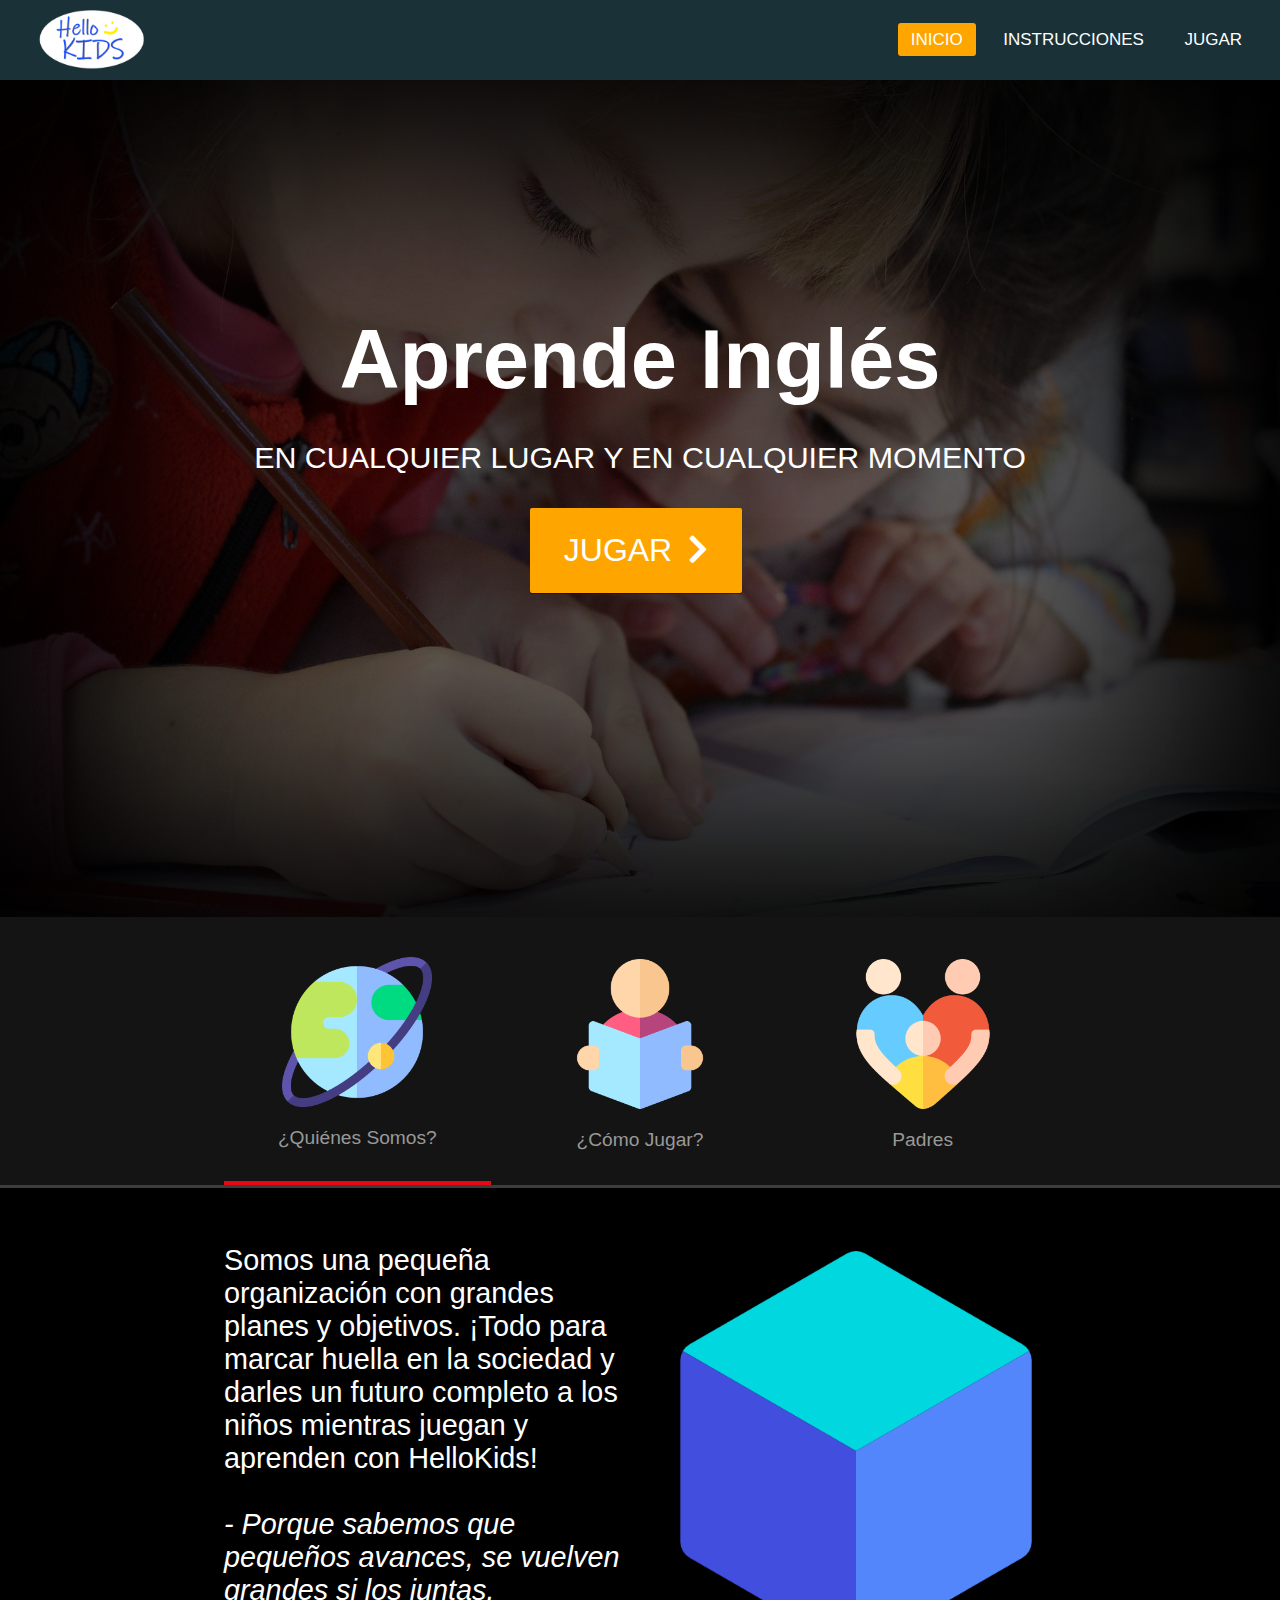
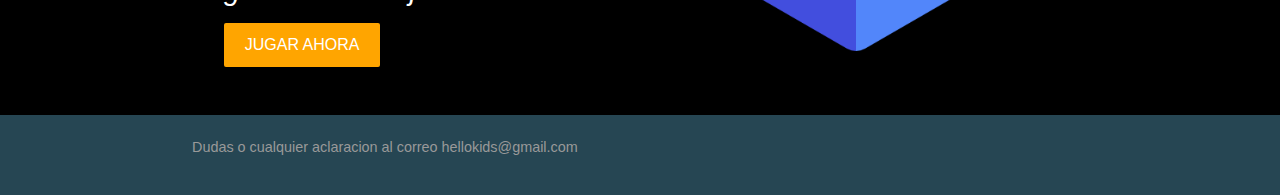
<file: index.html>
<!DOCTYPE html>
<html lang="en" >
<head>
  <meta charset="UTF-8">
  <title>HELLO KIDS</title>
  <meta name="viewport" content="width=device-width, initial-scale=1.0">
  <link rel="stylesheet" href="./style.css">
  <link rel="stylesheet" href="https://cdnjs.cloudflare.com/ajax/libs/font-awesome/5.15.3/css/all.min.css"/>
    </head>
    <body>
     <nav>
      <input type="checkbox" id="check">
      <label for="check" class="checkbtn">
        <i class="fas fa-bars"></i>
      </label>
      <img class="logo" style="width: 125px; height: 62.5px;" src="images/HK.png" alt="" />
      <ul>
        <li><a class="active" href="index.html">INICIO</a></li>
        <li><a href="index.html">INSTRUCCIONES</a></li>
        <li><a href="menutemas.html">JUGAR</a></li>
      </ul>
    </nav>
    <section></section>
</head>
<body>

<!-- partial:index.partial.html -->
<header class="showcase">
        <div class="showcase-top">
        </div>
        <div class="showcase-content">
            <h1>Aprende Inglés</h1>
            <p>En cualquier lugar y en cualquier momento</p>
            <a href="menutemas.html" class="btn btn-xl"
                >JUGAR<i class="fas fa-chevron-right btn-icon"></i
            ></a>
        </div>
    </header>
    <section class="tabs">
        <div class="container">
            <div id="tab-1" class="tab-item tab-border">
                <img style="width: 150px; height: 150px;" src="images/astronomy.png"> 
                
                <p class="hide-sm">¿Quiénes Somos?</p>
            </div>
            <div id="tab-2" class="tab-item">
                <img style="width: 150px; height: 150px;" src="images/reading-book.png"> 
                <p class="hide-sm">¿Cómo Jugar?</p>
            </div>
            <div id="tab-3" class="tab-item">
                <img style="width: 150px; height: 150px;" src="images/family.png"> 
                <p class="hide-sm">Padres</p>
            </div>
        </div>
    </section>

    <section class="tab-content">
        <div class="container">
            <!-- Tab Content 1 -->
            <div id="tab-1-content" class="tab-content-item show">
                <div class="tab-1-content-inner">
                    <div>
                        <p class="text-lg">
                            Somos una pequeña organización con grandes planes y objetivos. ¡Todo para marcar huella en la sociedad y darles un futuro completo a los niños mientras juegan y aprenden con HelloKids! <br> <br>
                            
                        <i> - Porque sabemos que pequeños avances, se vuelven grandes si los juntas.</i>
                        </p>
                        <a href="menutemas.html" class="btn btn-lg">Jugar Ahora</a>
                    </div>
                    <img src="images/cube (1).png" alt="" />
                </div>
            </div>

            <!-- Tab Content 2 ORIGINAL
            <div id="tab-2-content" class="tab-content-item">
                <div class="tab-2-content-top">
                    <p class="text-lg">
                        Watch TV shows and movies anytime, anywhere — personalized for
                        you.
                    </p>
                    <a href="#" class="btn btn-lg">Watch Free For 30 Days</a>
                </div>
                <div class="tab-2-content-bottom">
                    <div>
                        <img src="https://i.ibb.co/DpdN7Gn/tab-content-2-1.png" alt="" />
                        <p class="text-md">
                            Watch on your TV
                        </p>
                        <p class="text-dark">
                            Smart TVs, PlayStation, Xbox, Chromecast, Apple TV, Blu-ray
                            players and more.
                        </p>
                    </div>
                    <div>
                        <img src="https://i.ibb.co/R3r1SPX/tab-content-2-2.png" alt="" />
                        <p class="text-md">
                            Watch instantly or download for later
                        </p>
                        <p class="text-dark">
                            Available on phone and tablet, wherever you go.
                        </p>
                    </div>
                    <div>
                        <img src="https://i.ibb.co/gDhnwWn/tab-content-2-3.png" alt="" />
                        <p class="text-md">
                            Use any computer
                        </p>
                        <p class="text-dark">
                            Watch right on Netflix.com.
                        </p>
                    </div>
                </div>
            </div> -->

             <!-- Tab Content 2 -->
                       <!-- Tab Content 3 -->
            <div id="tab-2-content" class="tab-content-item">
                <div class="text-center">
                    <p class="text-md">
                        Antes de comenzar, ¡Bienvenido! En Hello KIDS pueden agregar el idioma inglés a través de nuestra aplicación móvil o nuestra página web. <br> <br>

                        Aquí compartimos una guía rápida para aprender a jugar en Hello KIDS.  <br> <br>
                                            
                        Nuestro curso de idioma contiene varias lecciones distintas(temas), los cuales se deberán completar para dominarlos; a medida que se avance por las lecciones, ya sea que se completen una por una o que se salten, se irá avanzando poco a poco en el aprendizaje del idioma. <br> <br>
                                            
                        ¿Y si quieres seguir practicando esa unidad luego de finalizarla? ¡No te preocupes! Puedes seleccionar la lección y volvería a cursar, esto para seguir fortaleciendo tus conocimientos.  <br> <br> <br>
                                            
                        <span class="text-lg"> ¿Necesitas ayuda para jugar? </span> <br> <br>
                                            
                        •	Algunas preguntas tienen imágenes para una mejor comprensión en los niños, utilizándose estas a modo de instrucción, o viceversa, utilizando imágenes como respuesta a la instrucción. <br> <br>
                                            
                        •	Una vez que se selecciona la respuesta deseada, si la respuesta es correcta la pantalla aparecerá de color verde, y automáticamente se cambiara a la siguiente pregunta. <br> <br>
                                            
                        •	Una vez que se selecciona la respuesta deseada, si la respuesta es incorrecta la pantalla aparecerá de color rojo, te dará la respuesta correcta, y automáticamente se cambiara a la siguiente pregunta. <br> <br>
                                            
                        ¡Hello KIDS te agradece!

                    </p>
                    <a href="#" class="btn btn-lg">JUGAR</a>
                </div>

            </div>

            <!-- Tab Content 3 -->
            <!-- Tab Content 3 -->
            <div id="tab-3-content" class="tab-content-item">
                <div class="text-center">
                    <p class="text-lg">
                        Como padres o tutores, el bienestar de los niños es primordial. <br> <br>

                        Por eso, los invitamos a formar parte de HelloKids, funcionando como un guía que ayude a su pequeño a comprender mejor los temas (muy recomendable si el niño es primerizo). <br> <br>
                        
                        Únete a la comunidad ofreciéndole a tu hijo/a la mejor experiencia de educación mientras se divierte, hagámoslo bien desde un inicio.

                    </p>
                    <a href="#" class="btn btn-lg">JUGAR</a>
                </div>

               
            </div>
     
        </div>
    </section>

    <footer class="footer">
        <p>Dudas o cualquier aclaracion al correo hellokids@gmail.com</p>
        <!-- 
        <div class="footer-cols">
            <ul>
                <li><a href="#">FAQ</a></li>
                <li><a href="#">Investor Relations</a></li>
                <li><a href="#">Ways To Watch</a></li>
                <li><a href="#">Corporate Information</a></li>
                <li><a href="#">Netflix Originals</a></li>
            </ul>
            <ul>
                <li><a href="#">Help Center</a></li>
                <li><a href="#">Jobs</a></li>
                <li><a href="#">Terms Of Use</a></li>
                <li><a href="#">Contact Us</a></li>
            </ul>
            <ul>
                <li><a href="#">Account</a></li>
                <li><a href="#">Redeem Gift Cards</a></li>
                <li><a href="#">Privacy</a></li>
                <li><a href="#">Speed Test</a></li>
            </ul>
            <ul>
                <li><a href="#">Media Center</a></li>
                <li><a href="#">Buy Gift Cards</a></li>
                <li><a href="#">Cookie Preferences</a></li>
                <li><a href="#">Legal Notices</a></li>
            </ul>
        </div> -->

    </footer>
<!-- partial -->
  <script  src="./script.js"></script>

</body>
</html>
</file>
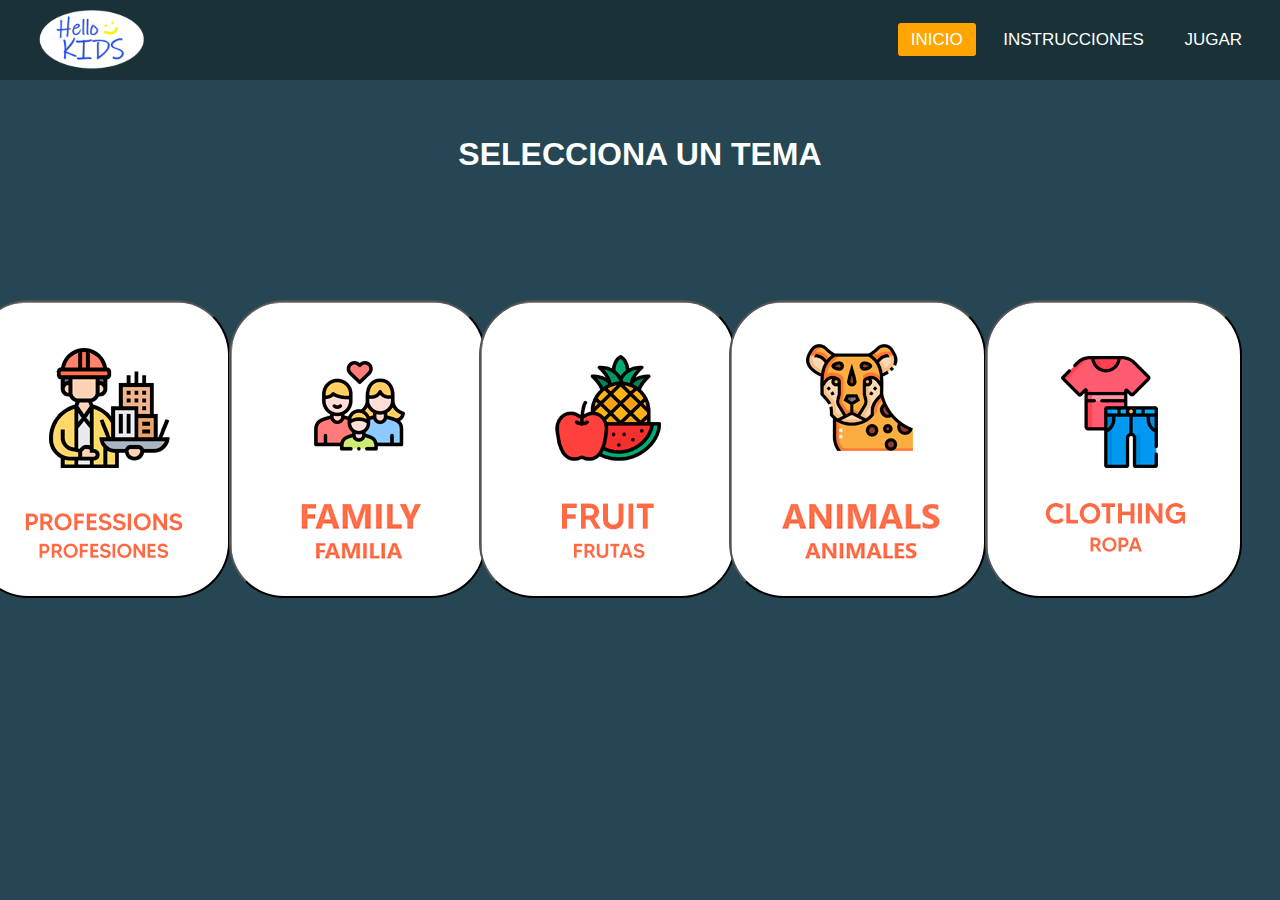
<file: menutemas.html>
<!DOCTYPE html>
<html lang="en" >
<head>
  <meta charset="UTF-8">
  <title>HELLO KIDS</title>
  <link rel="stylesheet" href="./style.css">
  <link rel="stylesheet" href="./menutemas.css">
  <link rel="stylesheet" href="https://cdnjs.cloudflare.com/ajax/libs/font-awesome/5.15.3/css/all.min.css"/>
  <body>
    <nav>
      <input type="checkbox" id="check">
      <label for="check" class="checkbtn">
        <i class="fas fa-bars"></i>
      </label>
      <img class="logo" style="width: 125px; height: 62.5px;" src="images/HK.png" alt="" />
      <ul>
        <li><a class="active" href="index.html">INICIO</a></li>
        <li><a href="index.html">INSTRUCCIONES</a></li>
        <li><a href="menutemas.html">JUGAR</a></li>
      </ul>
    </nav>
    <section></section>
</head>
<body>

</head>
<body>
    <header class="back">
        

        <div class="select-level">
            <h1>SELECCIONA UN TEMA</h1>
        </div>
        
        <section>
            <input type="button" class="profesiones"></input>
            <input type="button" class="familia"></input>
            <input type="button" class="frutas"></input>
            <input type="button" class="animales"></input>
            <input type="button" class="ropa"></input>
        </section>
    </header>
</body>
</file>
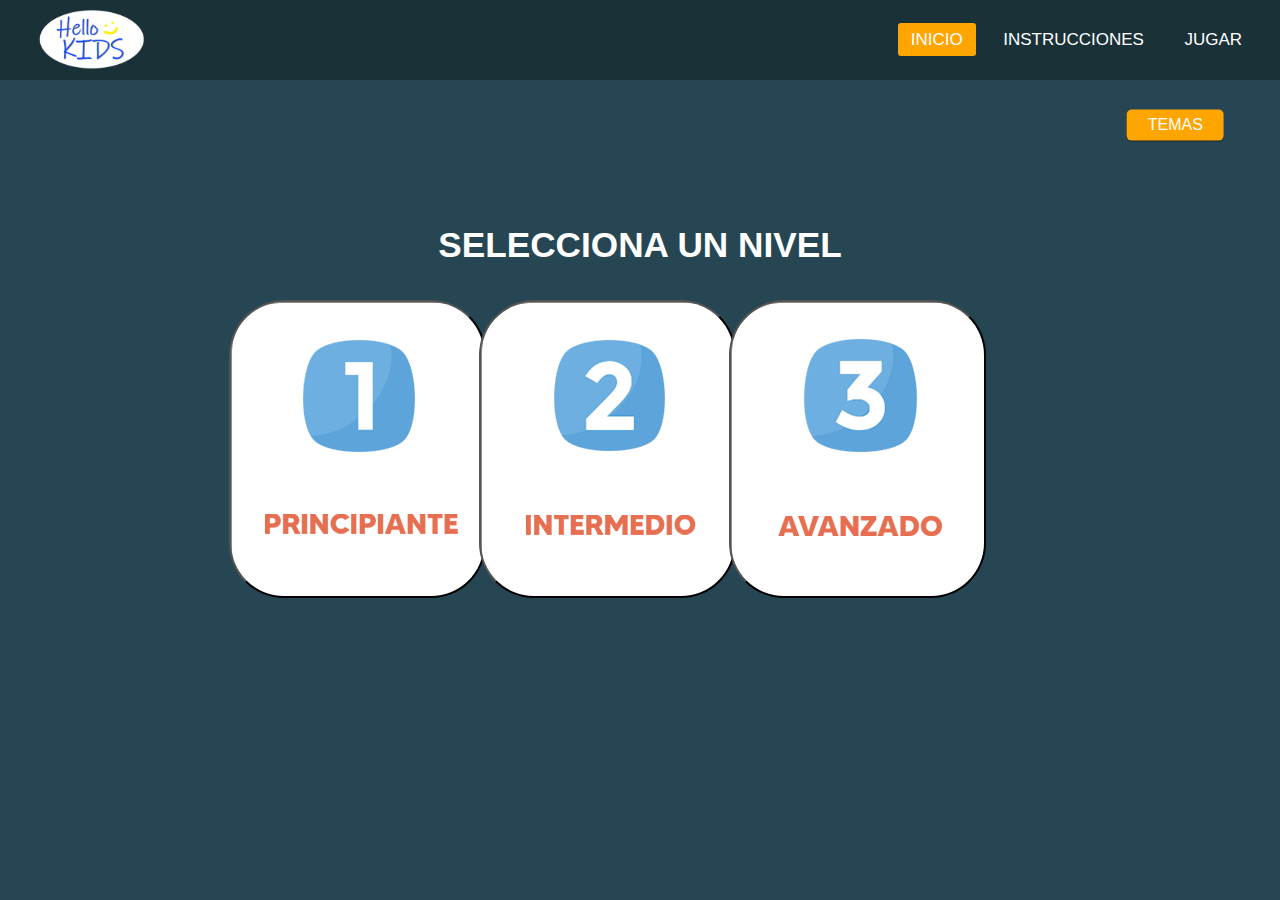
<file: niveles.html>
<!DOCTYPE html>
<html lang="en" >
<head>
  <meta charset="UTF-8">
  <title>HELLO KIDS</title>
  <link rel="stylesheet" href="./style.css">
  <link rel="stylesheet" href="./niveles.css">
  <body>
    <nav>
      <input type="checkbox" id="check">
      <label for="check" class="checkbtn">
        <i class="fas fa-bars"></i>
      </label>
      <img class="logo" style="width: 125px; height: 62.5px;" src="images/HK.png" alt="" />
      <ul>
        <li><a class="active" href="index.html">INICIO</a></li>
        <li><a href="index.html">INSTRUCCIONES</a></li>
        <li><a href="menutemas.html">JUGAR</a></li>
      </ul>
    </nav>
    <section></section>
</head>
<body>

</head>
<body>
    <header class="back">
        <div class="showcase-top">
            <a href="#" class="btn btn-rounded">TEMAS</a> 
        </div>

        <div class="select-level">
            <h1>SELECCIONA UN NIVEL</h1>
        </div>
        
        <section>
            <input type="button" class="principiante"></input>
            <input type="button" class="intermedio"></input>
            <input type="button" class="avanzado"></input>
        </section>
    </header>
</body>
</file>
<file: style.css>
/* Global Styles */
:root {
	--primary-color: #e50914;
	--dark-color: #141414;
	--light-color: #f4f4f4;
}

* {
	box-sizing: border-box;
	margin: 0;
	padding: 0;
}


body {
	font-family: 'Arial', sans-serif;
	-webkit-font-smoothing: antialiased;
	background: #264653;
	color: #999;

	padding: 0;
	margin: 0;
	text-decoration: none;
	list-style: none;
	box-sizing: border-box;
  }
  body{
	font-family: Arial;
  }
  nav{
	background: #1A3138;
	height: 80px;
	width: 100%;
  }
  .logo{
	margin-left: 30px;
	margin-top: 7px ;
  }
  nav ul{
	float: right;
	margin-right: 20px;
  }
  nav ul li{
	display: inline-block;
	line-height: 80px;
	margin: 0 5px;
  }
  nav ul li a{
	color: white;
	font-size: 17px;
	padding: 7px 13px;
	border-radius: 3px;
	text-transform: uppercase;
  }
  a.active,a:hover{
	background: orange;
	transition: .5s;
  }
  .checkbtn{
	font-size: 30px;
	color: white;
	float: right;
	line-height: 80px;
	margin-right: 40px;
	cursor: pointer;
	display: none;
  }
  #check{
	display: none;
  }
  @media (max-width: 952px){
	label.logo{
	  font-size: 30px;
	  padding-left: 50px;
	}
	nav ul li a{
	  font-size: 16px;
	}
  }
  @media (max-width: 858px){
	.checkbtn{
	  display: block;
	}
	ul{
	  position: fixed;
	  width: 100%;
	  height: 100vh;
	  background: orange;
	  top: 80px;
	  left: -100%;
	  text-align: center;
	  transition: all .5s;
	}
	nav ul li{
	  display: block;
	  margin: 50px 0;
	  line-height: 30px;
	}
	nav ul li a{
	  font-size: 20px;
	}
	a:hover,a.active{
	  background: none;
	  color: orange;
	}
	#check:checked ~ ul{
	  left: 0;
	}
}



ul {
	list-style: none;
}

h1,
h2,
h3,
h4 {
	color: #fff;
}

a {
	color: #fff;
	text-decoration: none;
}

p {
	margin: 0.5rem 0;
}

img {
	width: 100%;
}

.showcase {
	width: 100%;
	height: 93vh;
	position: relative;
	background: url('images/kids-1093758_1920.jpg') no-repeat center center/cover;
}

.showcase::after {
	content: '';
	position: absolute;
	top: 0;
	left: 0;
	width: 100%;
	height: 100%;
	z-index: 1;
	background: rgba(0, 0, 0, 0.6);
	box-shadow: inset 120px 100px 250px #000000, inset -120px -100px 250px #000000;
}

.showcase-top {
	position: relative;
	z-index: 2;
	height: 90px;
}

.showcase-top img {
	width: 170px;
	position: absolute;
	top: 50%;
	left: 50%;
	transform: translate(-50%, -50%);
	margin-left: 0;
}

.showcase-top a {
	position: absolute;
	top: 50%;
	right: 0;
	transform: translate(-50%, -50%);
}

.showcase-content {
	position: relative;
	z-index: 2;
	width: 65%;
	margin: auto;
	display: flex;
	flex-direction: column;
	justify-content: center;
	align-items: center;
	text-align: center;
	margin-top: 9rem;
}

.showcase-content h1 {
	font-weight: 700;
	font-size: 5.2rem;
	line-height: 1.1;
	margin: 0 0 2rem;
}

.showcase-content p {
	text-transform: uppercase;
	color: #fff;
	font-weight: 400;
	font-size: 1.9rem;
	line-height: 1.25;
	margin: 0 0 2rem;
}

/* Tabs */
.tabs {
	background: var(--dark-color);
	padding-top: 1rem;
	border-bottom: 3px solid #3d3d3d;
	border-right: none;
}

.tabs .container {
	display: grid;
	grid-template-columns: repeat(3, 1fr);
	grid-gap: 1rem;
	align-items: center;
	justify-content: center;
	text-align: center;
}

.tabs p {
	font-size: 1.2rem;
	padding-top: 0.5rem;
}

.tabs .container > div {
	padding: 1.5rem 0;
}

.tabs .container > div:hover {
	color: #fff;
	cursor: pointer;
}

.tab-border {
	border-bottom: var(--primary-color) 4px solid;
}

/* Tab Content */
.tab-content {
	padding: 3rem 0;
	background: #000;
	color: #fff;
}

/* Hide initial content */
#tab-1-content,
#tab-2-content,
#tab-3-content {
	display: none;
	opacity: 0;
}

.show {
	display: block !important;
	opacity: 1 !important;
	transition: all 1000 ease-in;
}

#tab-1-content .tab-1-content-inner {
	display: grid;
	grid-template-columns: repeat(2, 1fr);
	grid-gap: 2rem;
	align-items: center;
	justify-content: center;
}

#tab-2-content .tab-2-content-top {
	display: grid;
	grid-template-columns: 2fr 1fr;
	grid-gap: 1rem;
	justify-content: center;
	align-items: center;
}


#tab-2-content .tab-2-content-bottom {
	margin-top: 2rem;
	display: grid;
	grid-template-columns: repeat(3, 1fr);
	grid-gap: 2rem;
	text-align: center;
}

.table {
	width: 100%;
	margin-top: 2rem;
	border-collapse: collapse;
	border-spacing: 0;
}

.table thead th {
	text-transform: uppercase;
	padding: 0.8rem;
}

.table tbody {
	display: table-row-group;
	vertical-align: middle;
	border-color: inherit;
}

.table tbody tr td {
	color: #999;
	padding: 0.8rem 1.2rem;
	text-align: center;
}

.table tbody tr td:first-child {
	text-align: left;
}

.table tbody tr:nth-child(odd) {
	background: #222;
}

.footer {
	max-width: 70%;
	margin: 1rem auto;
	overflow: auto;
}

.footer,
.footer a {
	color: #999;
	font-size: 0.9rem;
}

.footer p {
	margin-bottom: 1.5rem;
}

.footer .footer-cols {
	display: grid;
	grid-template-columns: repeat(4, 1fr);
	grid-gap: 2rem;
}

.footer li {
	line-height: 1.9;
}

.footer .lang-select {
	margin-top: 2rem;
	color: #999;
	background-color: #000;
	background-image: none;
	border: 1px solid #333;
	padding: 1rem 1.2rem;
	border-radius: 5px;
}

/* Container */
.container {
	max-width: 70%;
	margin: auto;
	overflow: hidden;
	padding: 0 2rem;
}

/* Text Styles */
.text-xl {
	font-size: 2rem;
}

.text-lg {
	font-size: 1.8rem;
	margin-bottom: 1rem;
}

.text-md {
	margin-bottom: 1.5rem;
	font-size: 1.2rem;
}

.text-center {
	text-align: center;
}

.text-dark {
	color: #999;
}

/* Buttons */
.btn {
	display: inline-block;
	background: orange;
	color: #fff;
	padding: 0.4rem 1.3rem;
	font-size: 1rem;
	text-align: center;
	border: none;
	cursor: pointer;
	margin-right: 0.5rem;
	transition: opacity 0.2s ease-in;
	outline: none;
	box-shadow: 0 1px 0 rgba(0, 0, 0, 0.45);
	border-radius: 2px;
}

.btn:hover {
	opacity: 0.9;
}

.btn-rounded {
	border-radius: 5px;
}

.btn-xl {
	font-size: 2rem;
	padding: 1.5rem 2.1rem;
	text-transform: uppercase;
}

.btn-lg {
	font-size: 1rem;
	padding: 0.8rem 1.3rem;
	text-transform: uppercase;
}

.btn-icon {
	margin-left: 1rem;
}

@media (max-width: 960px) {

		.showcase {
		height: 70vh;
	}

	.hide-sm {
		display: none;
	}

	.showcase-top img {
		top: 30%;
		left: 5%;
		transform: translate(0);
	}

	.showcase-content h1 {
		font-size: 3.7rem;
		line-height: 1;
	}

	.showcase-content p {
		font-size: 1.5rem;
	}

	.footer .footer-cols {
		grid-template-columns: repeat(2, 1fr);
	}

	.btn-xl {
		font-size: 1.5rem;
		padding: 1.4rem 2rem;
		text-transform: uppercase;
	}

	.text-xl {
		font-size: 1.5rem;
	}

	.text-lg {
		font-size: 1.3rem;
		margin-bottom: 1rem;
	}

	.text-md {
		margin-bottom: 1rem;
		font-size: 1.2rem;
	}
}

@media (max-width: 700px) {
	.showcase::after {
		background: rgba(0, 0, 0, 0.6);
		box-shadow: inset 80px 80px 150px #000000, inset -80px -80px 150px #000000;
	}

	.showcase-content h1 {
		font-size: 2.5rem;
		line-height: 1;
	}

	.showcase-content p {
		font-size: 1rem;
	}

	#tab-1-content .tab-1-content-inner {
		grid-template-columns: 1fr;
		text-align: center;
	}

	#tab-2-content .tab-2-content-top {
		display: block;
		text-align: center;
	}

	#tab-2-content .tab-2-content-bottom {
		margin-top: 2rem;
		display: grid;
		grid-template-columns: 1fr;
		grid-gap: 2rem;
		text-align: center;
	}

	.btn-xl {
		font-size: 1rem;
		padding: 1.2rem 1.6rem;
		text-transform: uppercase;
	}
}

@media(max-height: 600px) {
  .showcase-content {
	margin-top: 3rem;
}
}
</file>
<file: menutemas.css>
:root {
	--primary-color: #e50914;
	--dark-color: #141414;
	--light-color: #f4f4f4;
}

* {
	box-sizing: border-box;
	margin: 0;
	padding: 0;
}


body {
	font-family: 'Arial', sans-serif;
	-webkit-font-smoothing: antialiased;
	background: #264653;
	color: #999;

	padding: 0;
	margin: 0;
	text-decoration: none;
	list-style: none;
	box-sizing: border-box;
  }
  body{
	font-family: Arial;
  }
  nav{
	background: #1A3138;
	height: 80px;
	width: 100%;
  }
  .logo{
	margin-left: 30px;
	margin-top: 7px ;
  }
  nav ul{
	float: right;
	margin-right: 20px;
  }
  nav ul li{
	display: inline-block;
	line-height: 80px;
	margin: 0 5px;
  }
  nav ul li a{
	color: white;
	font-size: 17px;
	padding: 7px 13px;
	border-radius: 3px;
	text-transform: uppercase;
  }
  a.active,a:hover{
	background: orange;
	transition: .5s;
  }
  .checkbtn{
	font-size: 30px;
	color: white;
	float: right;
	line-height: 80px;
	margin-right: 40px;
	cursor: pointer;
	display: none;
  }
  #check{
	display: none;
  }
  @media (max-width: 952px){
	label.logo{
	  font-size: 30px;
	  padding-left: 50px;
	}
	nav ul li a{
	  font-size: 16px;
	}
  }
  @media (max-width: 858px){
	.checkbtn{
	  display: block;
	}
	ul{
	  position: fixed;
	  width: 100%;
	  height: 100vh;
	  background: orange;
	  top: 80px;
	  left: -100%;
	  text-align: center;
	  transition: all .5s;
	}
	nav ul li{
	  display: block;
	  margin: 50px 0;
	  line-height: 30px;
	}
	nav ul li a{
	  font-size: 20px;
	}
	a:hover,a.active{
	  background: none;
	  color: orange;
	}
	#check:checked ~ ul{
	  left: 0;
	}
}


.select-level {
    position: relative;
	z-index: 2;
	width: 65%;
	margin: auto;
	display: flex;
	flex-direction: column;
	justify-content: center;
	align-items: center;
	text-align: center;
	margin-top: 6rem;
	top:-40px;
}

.profesiones{
 
 position:absolute;
 right:82%; 
 width:257px; 
 height: 298px;
 top:300px; 
 border-radius:55px;
 background-image:url(images/profesiones1.png);

}
.familia{
 
	position:absolute;
	right:62%; 
	width:257px; 
	height: 298px;
	top:300px; 
	border-radius:55px;
	background-image:url(images/familia2.png);
	
   
}
.frutas{
 
	position:absolute;
	right:42.5%; 
	width:257px; 
	height: 298px;
	top:300px; 
	border-radius:55px;
	background-image:url(images/FRUTA.png);
   
}
.animales{
 
	position:absolute;
	right:23%; 
	width:257px; 
	height: 298px;
	top:300px; 
	border-radius:55px;
	background-image:url(images/animales1.png);
   
}
.ropa{
 
	position:absolute;
	right:3%; 
	width:257px; 
	height: 298px;
	top:300px; 
	border-radius:55px;
	background-image:url(images/ROPA1.png);
   
}
</file>
<file: niveles.css>
:root {
	--primary-color: #e50914;
	--dark-color: #141414;
	--light-color: #f4f4f4;
}

* {
	box-sizing: border-box;
	margin: 0;
	padding: 0;
}

body {
	font-family: 'Arial', sans-serif;
	-webkit-font-smoothing: antialiased;
	background: #264653;
	color: #999;


		padding: 10;
		margin: 20;
		text-decoration: none;
		list-style: none;
		box-sizing: border-box;
	  }
	  body{
		font-family: Arial;
	  }
	  nav{
		background: #1A3138;
		height: 80px;
		width: 100%;
	  }

	  .logo{
		margin-left: 30px;
		margin-top: 7px ;
	  }

	  nav ul{
		float: right;
		margin-right: 20px;
	  }
	  nav ul li{
		display: inline-block;
		line-height: 80px;
		margin: 0 5px;
	  }
	  nav ul li a{
		color: white;
		font-size: 17px;
		padding: 7px 13px;
		border-radius: 3px;
		text-transform: uppercase;
	  }
	  a.active,a:hover{
		background: orange;
		transition: .5s;
	  }
	  .checkbtn{
		font-size: 30px;
		color: white;
		float: right;
		line-height: 80px;
		margin-right: 40px;
		cursor: pointer;
		display: none;
	  }
	  #check{
		display: none;
	  }
	  @media (max-width: 952px){
		label.logo{
		  font-size: 30px;
		  padding-left: 50px;
		}
		nav ul li a{
		  font-size: 16px;
		}
	  }
	  @media (max-width: 858px){
		.checkbtn{
		  display: block;
		}
		ul{
		  position: fixed;
		  width: 100%;
		  height: 100vh;
		  background: orange;
		  top: 80px;
		  left: -100%;
		  text-align: center;
		  transition: all .5s;
		}
		nav ul li{
		  display: block;
		  margin: 50px 0;
		  line-height: 30px;
		}
		nav ul li a{
		  font-size: 20px;
		}
		a:hover,a.active{
		  background: none;
		  color: orange;
		}
		#check:checked ~ ul{
		  left: 0;
		}
	  }

.select-level {
    position: relative;
	z-index: 2;
	width: 65%;
	margin: auto;
	display: flex;
	flex-direction: column;
	justify-content: center;
	align-items: center;
	text-align: center;
	margin-top: 6rem;
	top:-40px;
}

.select-level h1 {
	font-weight: 700;
	font-size: 2.2rem;
	line-height: 1.1;
	margin: 0 0 2rem;

}

.principiante{
 
	position:absolute;
	right:62%; 
	width:257px; 
	height: 298px;
	top:300px; 
	border-radius:55px;
	background-image:url(images/principiante.png);
	
   
}
.intermedio{
 
	position:absolute;
	right:42.5%; 
	width:257px; 
	height: 298px;
	top:300px; 
	border-radius:55px;
	background-image:url(images/intermedio.png);
   
}
.avanzado{
 
	position:absolute;
	right:23%; 
	width:257px; 
	height: 298px;
	top:300px; 
	border-radius:55px;
	background-image:url(images/avanzado.png);
   
}
</file>
